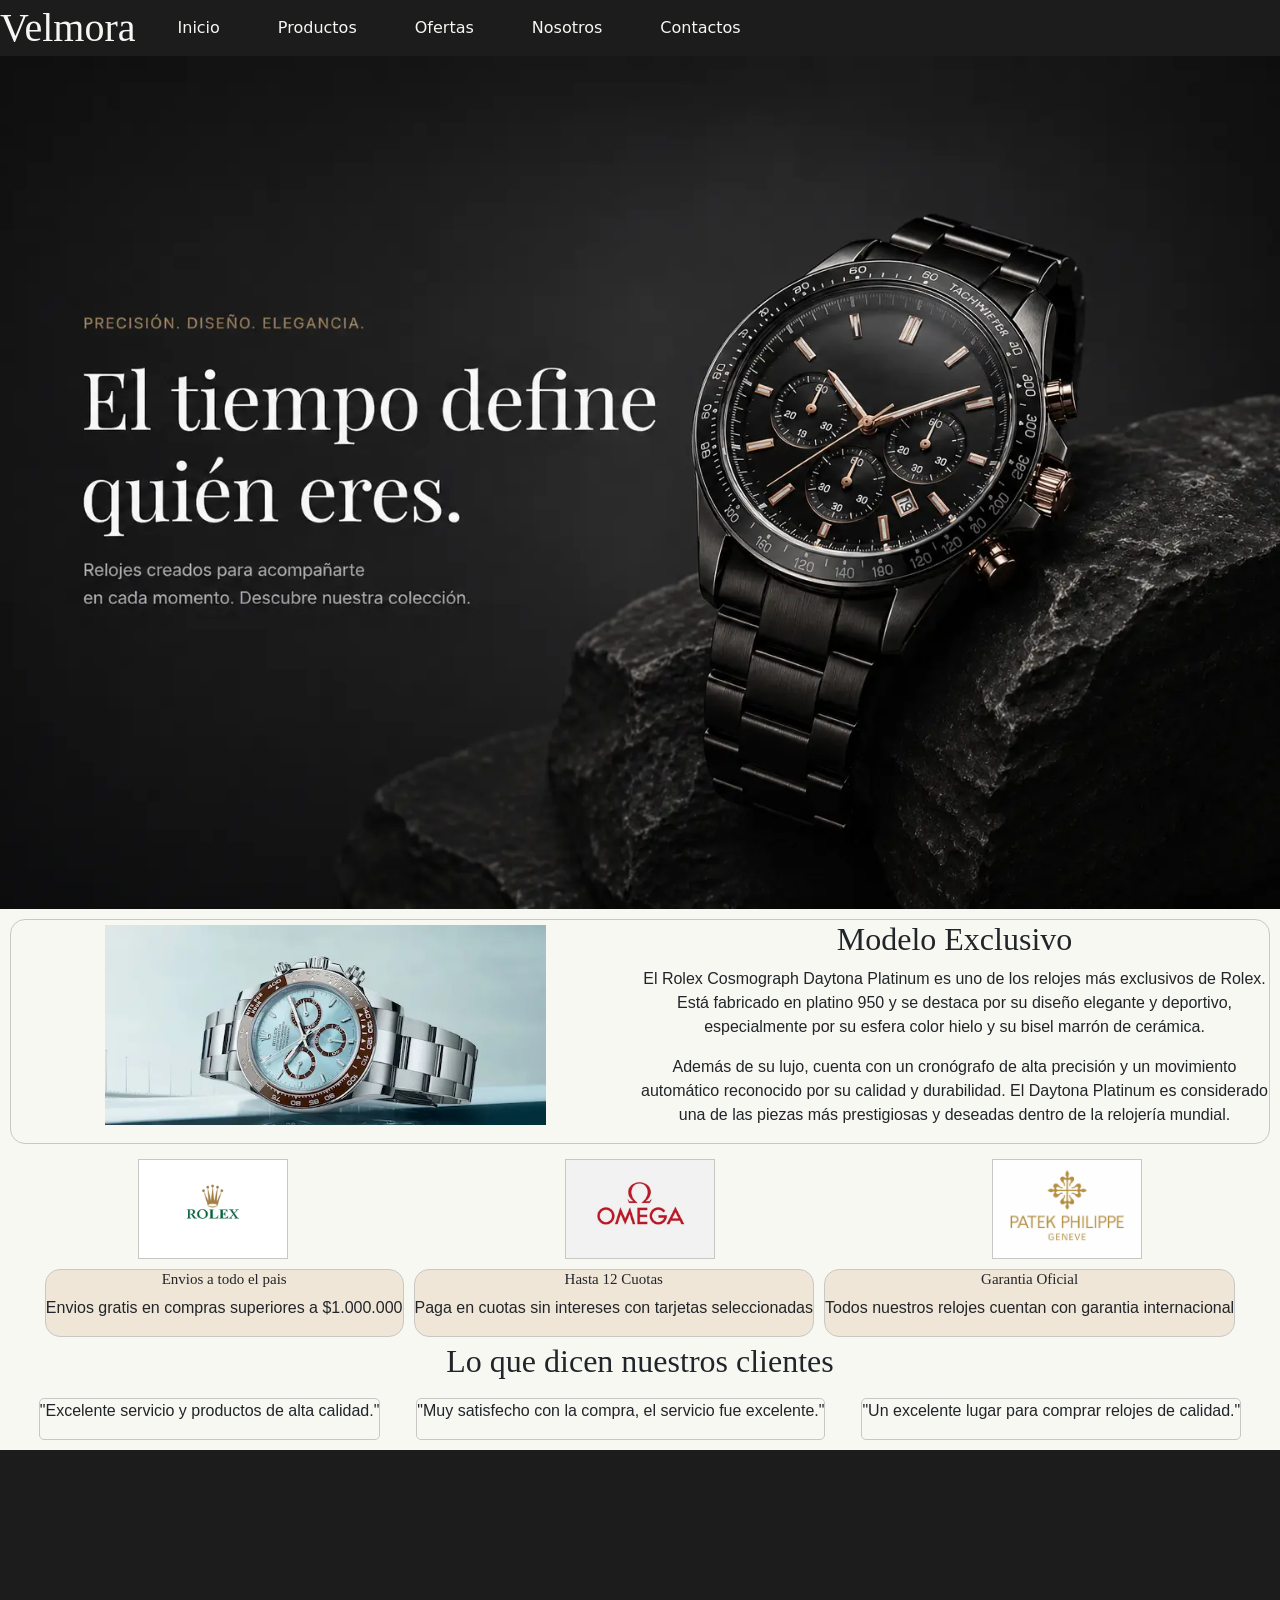
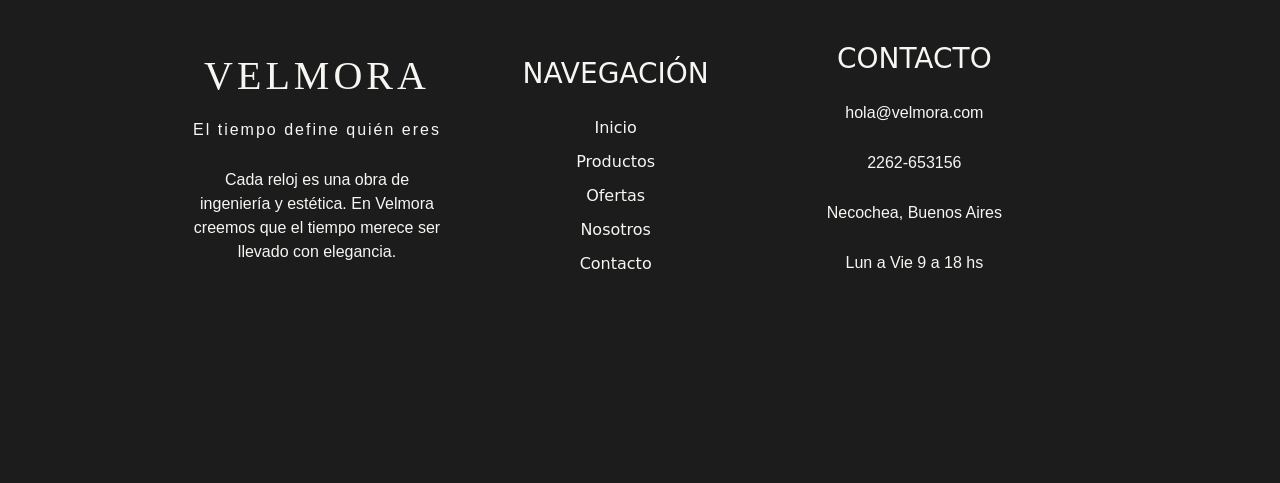
<file: index.html>
<!DOCTYPE html>
<html lang="es">

<head>
    <meta charset="UTF-8">
    <meta name="viewport" content="width=device-width, initial-scale=1.0">
    <meta name="description"
        content="Velmora, tu tienda de relojes de lujo. Descubrí nuestra colección de Rolex, Omega y Patek Philippe con garantía oficial y envíos a todo el país.">
    <meta name="author" content="Maximiliano Ramirez">
    <meta name="robots" content="index, follow">
    <meta name="google-site-verification" content="R8gXt5cQ-Itc9d1xv_rskHlxjqOqfQ-ib5I_UpKSork" />
    <link rel="canonical" href="https://velmora-umber.vercel.app/">

    <title>Velmora | Relojes de Lujo Rolex, Omega y Patek Philippe</title>

    <link href="https://cdn.jsdelivr.net/npm/bootstrap@5.3.8/dist/css/bootstrap.min.css" rel="stylesheet"
        integrity="sha384-sRIl4kxILFvY47J16cr9ZwB07vP4J8+LH7qKQnuqkuIAvNWLzeN8tE5YBujZqJLB" crossorigin="anonymous">
    <link rel="stylesheet" href="css/estilos.css">
</head>

<body>
    <div>
        <header>
            <h1>Velmora</h1>
            <nav class="navbar navbar-expand-lg mi-navbar navbar-dark">
                <div class="container-fluid">
                    <a class="navbar-brand" href="#"></a>
                    <button class="navbar-toggler ms-auto" type="button" data-bs-toggle="collapse"
                        data-bs-target="#navbarNav" aria-controls="navbarNav" aria-expanded="false"
                        aria-label="Toggle navigation">
                        <span class="navbar-toggler-icon"></span>
                    </button>
                    <div class="collapse navbar-collapse" id="navbarNav">
                        <ul class="navbar-nav ms-auto">
                            <!---index-->
                            <li class="nav-item">
                                <a class="nav-link" aria-current="page" href="./index.html">Inicio</a>
                            </li>
                            <li class="nav-item">
                                <a class="nav-link" href="./archivos/productos.html">Productos</a>
                            </li>
                            <li class="nav-item">
                                <a class="nav-link" href="./archivos/ofertas.html">Ofertas</a>
                            </li>
                            <li class="nav-item">
                                <a class="nav-link" href="./archivos/nosotros.html">Nosotros</a>
                            </li>
                            <li class="nav-item">
                                <a class="nav-link" href="./archivos/contactos.html">Contactos</a>
                            </li>
                        </ul>
                    </div>
                </div>
            </nav>
        </header>
        <main>
            <section class="card__hero">
                <img src="img/hero/hero-principal.webp" width="100%" class="img-hero"
                    alt="Hero Principal con la frase: El tiempo define quien eres">
            </section>
            <section>
                <div class="card__destacado">
                    <img src="img/Relojes/Rolex/daytona-platinum.webp" class="card__img"
                        alt="Rolex Daytona Platinum un reloj exclusivo">
                    <div class="card__descrip">
                        <h2>Modelo Exclusivo</h2>
                        <p>El Rolex Cosmograph Daytona Platinum es uno de los relojes más exclusivos de Rolex. Está
                            fabricado en platino 950 y se destaca por su diseño elegante y deportivo, especialmente por
                            su esfera color hielo y su bisel marrón de cerámica.
                        </p>
                        <p> Además de su lujo, cuenta con un cronógrafo de alta precisión y un movimiento automático
                            reconocido por su calidad y durabilidad. El Daytona Platinum es considerado una de las
                            piezas más prestigiosas y deseadas dentro de la relojería mundial.
                        </p>
                    </div>
                </div>
            </section>
            <section class="card__marcas">
                <img src="img/logos/logo-rolex.webp" class="img-logo" alt="Logo de Rolex con corona dorada">
                <img src="img/logos/logo-omega.webp" class="img-logo" alt="Logo de Omega símbolo omega">
                <img src="img/logos/logo-patek-philippe.webp" class="img-logo"
                    alt="Logo de Patek Philippe cruz Calatrava">
            </section>
            <section class="card__beneficios">
                <div class="card__detalle-beneficio">
                    <h2 class="beneficios">Envios a todo el pais</h2>
                    <p>Envios gratis en compras superiores a $1.000.000</p>
                </div>
                <div class="card__detalle-beneficio">
                    <h2 class="beneficios">Hasta 12 Cuotas</h2>
                    <p>Paga en cuotas sin intereses con tarjetas seleccionadas</p>
                </div>
                <div class="card__detalle-beneficio">
                    <h2 class="beneficios">Garantia Oficial</h2>
                    <p>Todos nuestros relojes cuentan con garantia internacional</p>
                </div>
            </section>
            <section class="lo-que-dicen">
                <h2>Lo que dicen nuestros clientes</h2>
                <div class="card__opinion">
                    <div class="opinion">
                        <p>"Excelente servicio y productos de alta calidad."</p>
                    </div>
                    <div class="opinion">
                        <p>"Muy satisfecho con la compra, el servicio fue excelente."</p>
                    </div>
                    <div class="opinion">
                        <p>"Un excelente lugar para comprar relojes de calidad."</p>
                    </div>
                </div>
            </section>
        </main>
        <footer class="footer">

            <div class="columna">
                <h2>VELMORA</h2>

                <p class="texto">
                    El tiempo define quién eres
                </p>

                <p>
                    Cada reloj es una obra de ingeniería y estética.
                    En Velmora creemos que el tiempo merece ser llevado con elegancia.
                </p>
            </div>

            <div class="columna">
                <h3>NAVEGACIÓN</h3>

                <a href="./index.html">Inicio</a>
                <a href="./archivos/productos.html">Productos</a>
                <a href="./archivos/ofertas.html">Ofertas</a>
                <a href="./archivos/nosotros.html">Nosotros</a>
                <a href="./archivos/contactos.html">Contacto</a>
            </div>

            <div class="columna">
                <h3>CONTACTO</h3>

                <p>hola@velmora.com</p>
                <p>2262-653156</p>
                <p>Necochea, Buenos Aires</p>
                <p>Lun a Vie 9 a 18 hs</p>
            </div>

        </footer>
    </div>
    <script src="https://cdn.jsdelivr.net/npm/bootstrap@5.3.8/dist/js/bootstrap.bundle.min.js"
        integrity="sha384-FKyoEForCGlyvwx9Hj09JcYn3nv7wiPVlz7YYwJrWVcXK/BmnVDxM+D2scQbITxI"
        crossorigin="anonymous"></script>
</body>

</html>
</file>
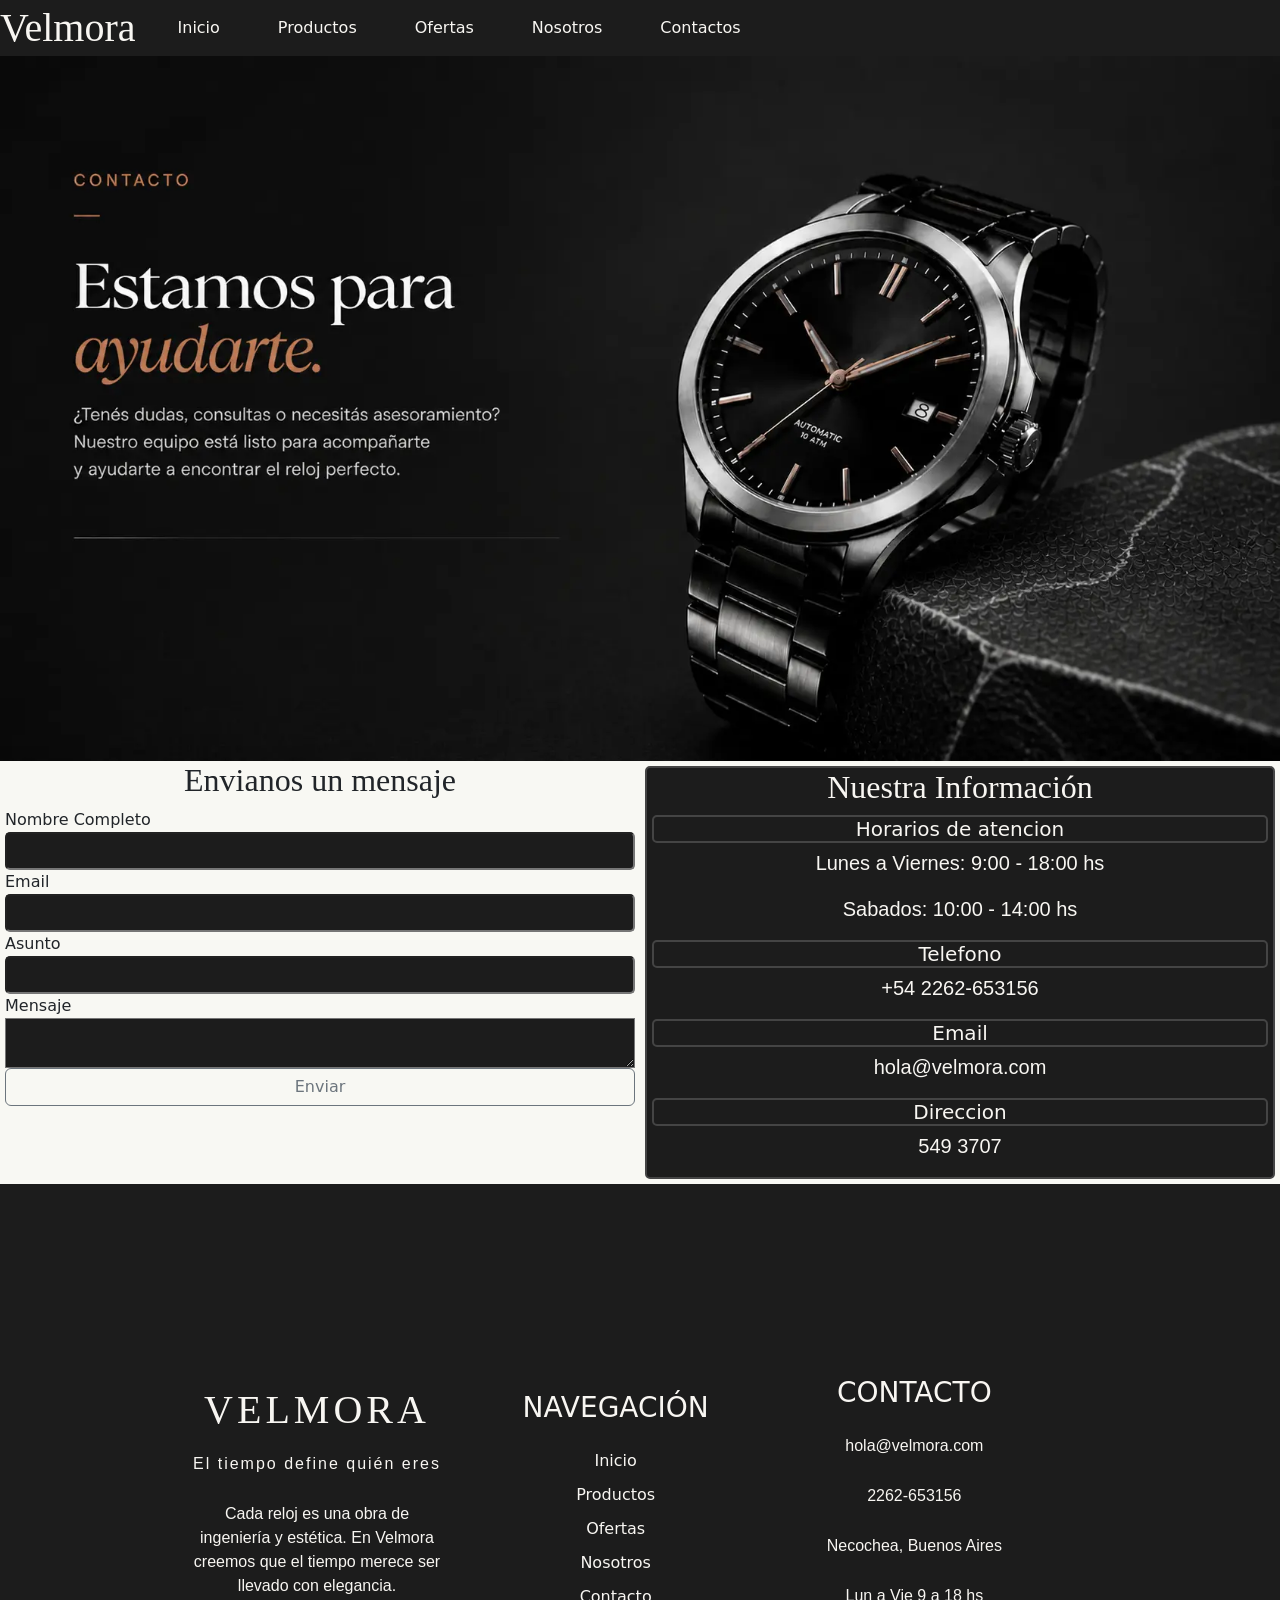
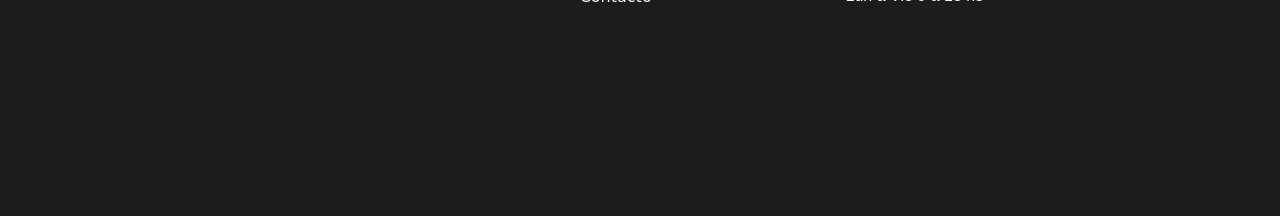
<file: archivos/contactos.html>
<!DOCTYPE html>
<html lang="en">

<head>
    <meta charset="UTF-8">
    <meta name="viewport" content="width=device-width, initial-scale=1.0">
    <meta name="description"
        content="Contactate con Velmora. Estamos disponibles de lunes a viernes de 9 a 18hs y los sábados de 10 a 14hs para ayudarte con tu compra.">
    <meta name="robots" content="index, follow">
    <link rel="canonical" href="https://velmora-umber.vercel.app/pages/contactos.html">
    <title>Velmora | Contacto</title>
    <link href="https://cdn.jsdelivr.net/npm/bootstrap@5.3.8/dist/css/bootstrap.min.css" rel="stylesheet"
        integrity="sha384-sRIl4kxILFvY47J16cr9ZwB07vP4J8+LH7qKQnuqkuIAvNWLzeN8tE5YBujZqJLB" crossorigin="anonymous">
    <link rel="stylesheet" href="../css/estilos.css">
</head>

<body class="contactos">
    <div>
        <header>
            <h1>Velmora</h1>
            <nav class="navbar navbar-expand-lg mi-navbar navbar-dark">
                <div class="container-fluid">
                    <a class="navbar-brand" href="#"></a>
                    <button class="navbar-toggler ms-auto" type="button" data-bs-toggle="collapse"
                        data-bs-target="#navbarNav" aria-controls="navbarNav" aria-expanded="false"
                        aria-label="Toggle navigation">
                        <span class="navbar-toggler-icon"></span>
                    </button>
                    <div class="collapse navbar-collapse" id="navbarNav">
                        <ul class="navbar-nav ms-auto">
                            <!----Contactos----->
                            <li class="nav-item">
                                <a class="nav-link" aria-current="page" href="../index.html">Inicio</a>
                            </li>
                            <li class="nav-item">
                                <a class="nav-link" href="./productos.html">Productos</a>
                            </li>
                            <li class="nav-item">
                                <a class="nav-link" href="./ofertas.html">Ofertas</a>
                            </li>
                            <li class="nav-item">
                                <a class="nav-link" href="./nosotros.html">Nosotros</a>
                            </li>
                            <li class="nav-item">
                                <a class="nav-link" href="./contactos.html">Contactos</a>
                            </li>
                        </ul>
                    </div>
                </div>
            </nav>
        </header>
        <main>
            <section class="card__hero">
                <img src="../img/hero/hero-contactos.webp" width="100%" class="img-hero"
                    alt="Hero sobre contactos con la frase: Estamos para Ayudarte">
            </section>
            <div class="contacto-horario">
                <section>
                    <h2>Envianos un mensaje</h2>
                    <form action="" class="formulario">
                        <label for="nombre">Nombre Completo</label>
                        <input type="text" id="nombre" name="nombre" required>
                        <label for="email">Email</label>
                        <input type="email" id="email" name="email" required>
                        <label for="asunto">Asunto</label>
                        <input type="text" id="asunto" name="asunto" required>
                        <label for="mensaje">Mensaje</label>
                        <textarea id="mensaje" name="mensaje" required></textarea>
                        <div class="d-grid gap-2">
                            <button class="btn btn-outline-secondary" type="submit">Enviar</button>
                        </div>
                    </form>
                </section>

                <section class="info">
                    <h2>Nuestra Información</h2>
                    <div>
                        <h3 class="info">Horarios de atencion</h3>
                        <p>Lunes a Viernes: 9:00 - 18:00 hs</p>
                        <p>Sabados: 10:00 - 14:00 hs</p>
                    </div>
                    <div>
                        <h3 class="info">Telefono</h3>
                        <p>+54 2262-653156</p>
                    </div>
                    <div>
                        <h3 class="info">Email</h3>
                        <p>hola@velmora.com</p>
                    </div>
                    <div>
                        <h3 class="info">Direccion</h3>
                        <p>549 3707</p>
                    </div>
                </section>
            </div>
        </main>
        <footer class="footer">

            <div class="columna">
                <h2>VELMORA</h2>

                <p class="texto">
                    El tiempo define quién eres
                </p>

                <p>
                    Cada reloj es una obra de ingeniería y estética.
                    En Velmora creemos que el tiempo merece ser llevado con elegancia.
                </p>
            </div>

            <div class="columna">
                <h3>NAVEGACIÓN</h3>

                <a href="../index.html">Inicio</a>
                <a href="./productos.html">Productos</a>
                <a href="./ofertas.html">Ofertas</a>
                <a href="./nosotros.html">Nosotros</a>
                <a href="./contactos.html">Contacto</a>
            </div>

            <div class="columna">
                <h3>CONTACTO</h3>

                <p>hola@velmora.com</p>
                <p>2262-653156</p>
                <p>Necochea, Buenos Aires</p>
                <p>Lun a Vie 9 a 18 hs</p>
            </div>

        </footer>
    </div>
    <script src="https://cdn.jsdelivr.net/npm/bootstrap@5.3.8/dist/js/bootstrap.bundle.min.js"
        integrity="sha384-FKyoEForCGlyvwx9Hj09JcYn3nv7wiPVlz7YYwJrWVcXK/BmnVDxM+D2scQbITxI"
        crossorigin="anonymous"></script>
</body>

</html>
</file>
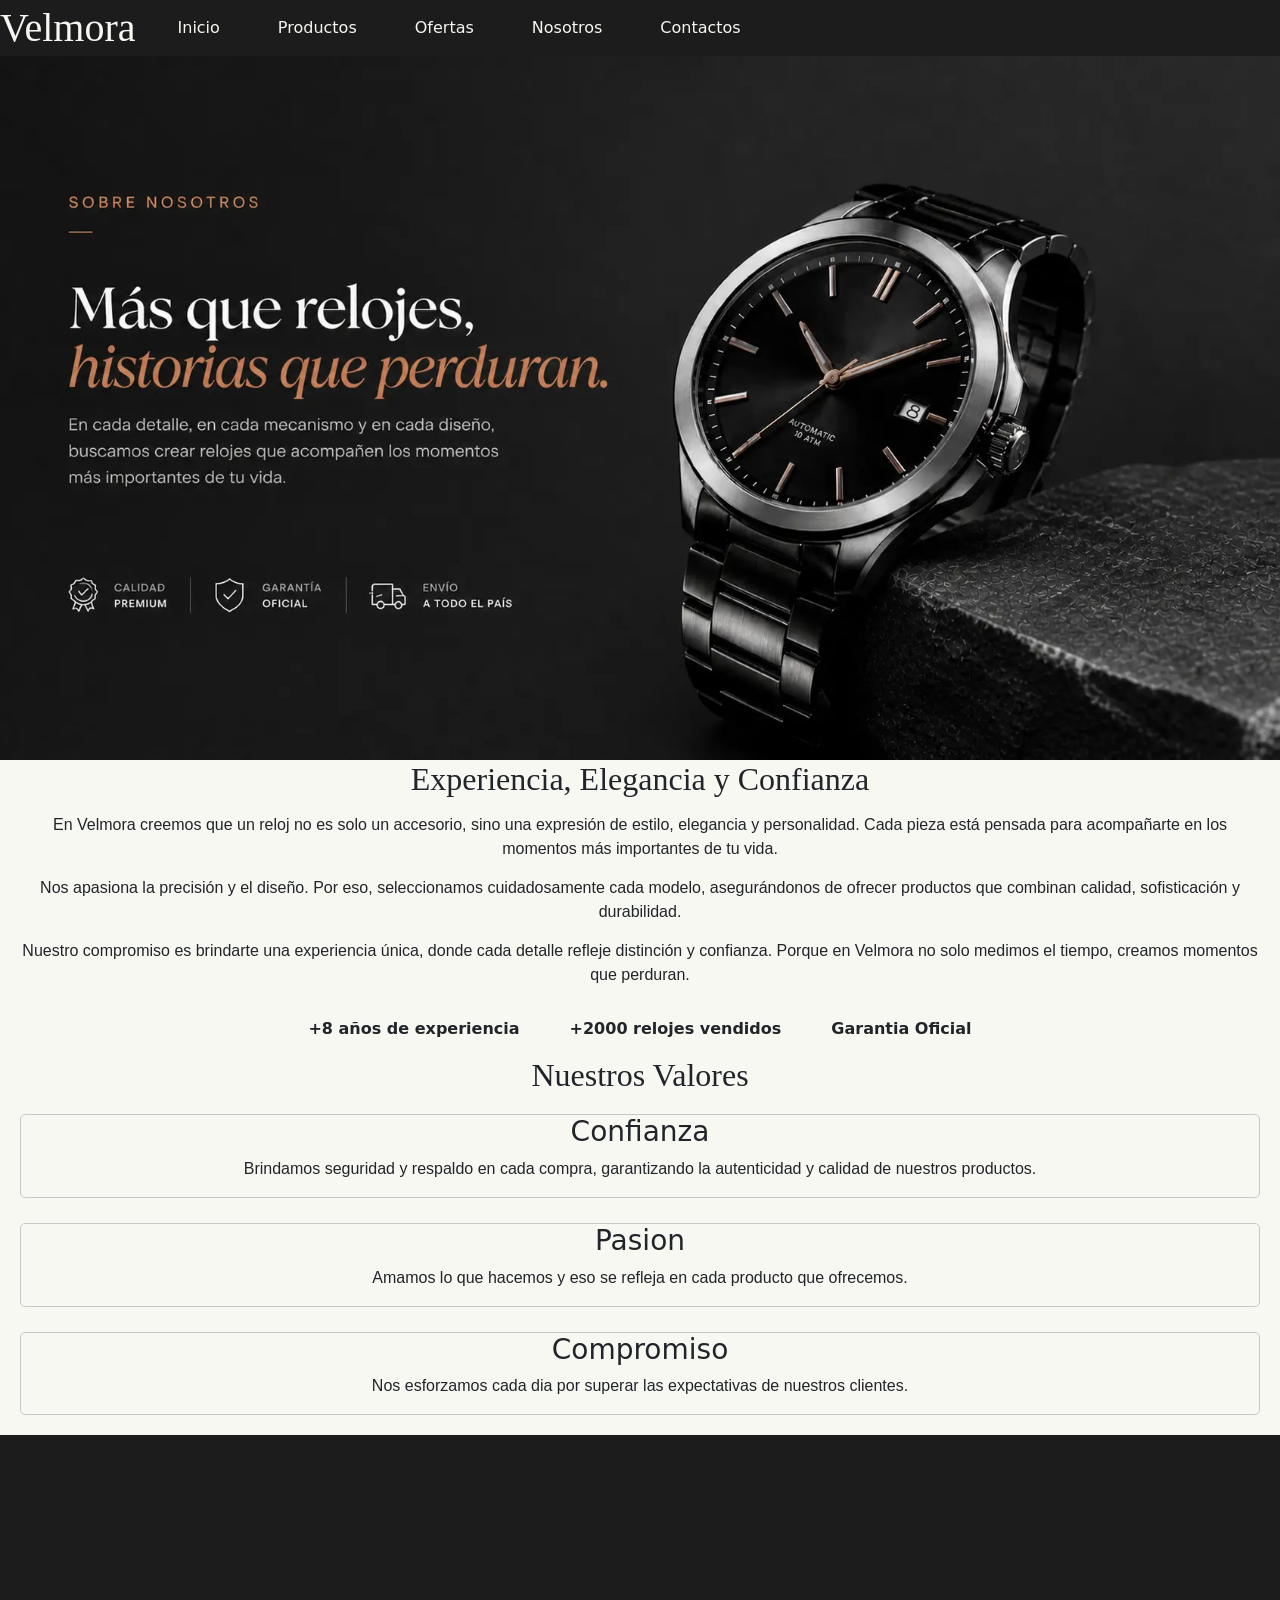
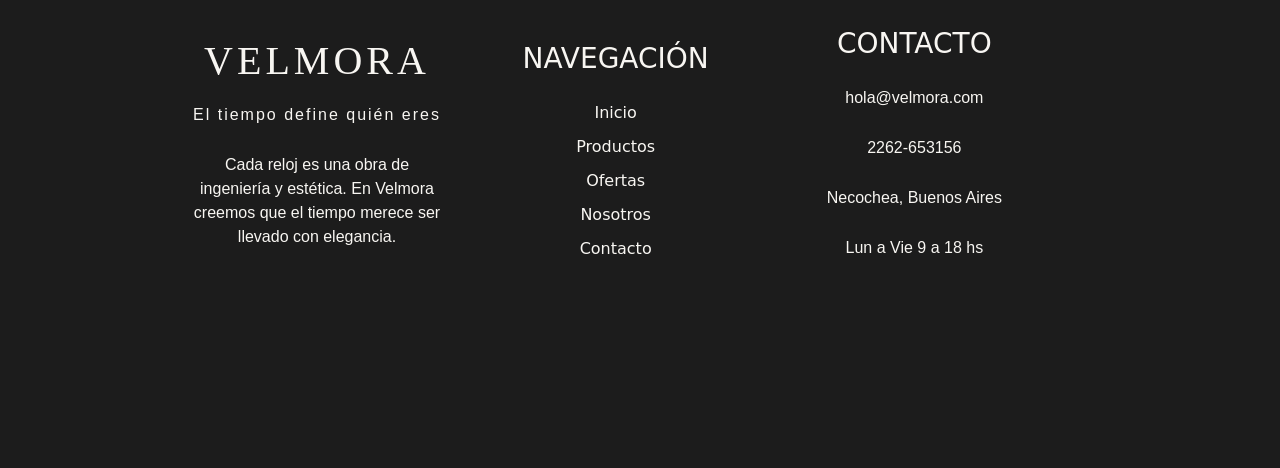
<file: archivos/nosotros.html>
<!DOCTYPE html>
<html lang="en">

<head>
    <meta charset="UTF-8">
    <meta name="viewport" content="width=device-width, initial-scale=1.0">
    <meta name="description"
        content="Conocé la historia de Velmora, más de 8 años vendiendo relojes de lujo con elegancia, confianza y compromiso en cada detalle.">
    <meta name="robots" content="index, follow">
    <link rel="canonical" href="https://velmora-umber.vercel.app/pages/nosotros.html">
    <title>Velmora | Quiénes Somos</title>
    <link href="https://cdn.jsdelivr.net/npm/bootstrap@5.3.8/dist/css/bootstrap.min.css" rel="stylesheet"
        integrity="sha384-sRIl4kxILFvY47J16cr9ZwB07vP4J8+LH7qKQnuqkuIAvNWLzeN8tE5YBujZqJLB" crossorigin="anonymous">
    <link rel="stylesheet" href="../css/estilos.css">
</head>

<body class="nosotros">
    <div>
        <header>
            <h1>Velmora</h1>
            <nav class="navbar navbar-expand-lg mi-navbar navbar-dark">
                <div class="container-fluid">
                    <a class="navbar-brand" href="#"></a>
                    <button class="navbar-toggler ms-auto" type="button" data-bs-toggle="collapse"
                        data-bs-target="#navbarNav" aria-controls="navbarNav" aria-expanded="false"
                        aria-label="Toggle navigation">
                        <span class="navbar-toggler-icon"></span>
                    </button>
                    <div class="collapse navbar-collapse" id="navbarNav">
                        <ul class="navbar-nav ms-auto">
                            <!----nosotros--->
                            <li class="nav-item">
                                <a class="nav-link" aria-current="page" href="../index.html">Inicio</a>
                            </li>
                            <li class="nav-item">
                                <a class="nav-link" href="./productos.html">Productos</a>
                            </li>
                            <li class="nav-item">
                                <a class="nav-link" href="./ofertas.html">Ofertas</a>
                            </li>
                            <li class="nav-item">
                                <a class="nav-link" href="./nosotros.html">Nosotros</a>
                            </li>
                            <li class="nav-item">
                                <a class="nav-link" href="./contactos.html">Contactos</a>
                            </li>
                        </ul>
                    </div>
                </div>
            </nav>
        </header>
        <main>
            <section class="card__hero">
                <img src="../img/hero/hero-nosotros.webp" width="100%" class="img-hero"
                    alt="Hero sobre nosotros con la frase: Mas que relojes, historias que perduran">
            </section>
            <section class="historia">
                <h2>Experiencia, Elegancia y Confianza</h2>
                <p>En Velmora creemos que un reloj no es solo un accesorio, sino una expresión de estilo, elegancia y
                    personalidad. Cada pieza está pensada para acompañarte en los momentos más importantes de tu vida.
                </p>
                <p> Nos apasiona la precisión y el diseño. Por eso, seleccionamos cuidadosamente cada modelo,
                    asegurándonos de ofrecer productos que combinan calidad, sofisticación y durabilidad.
                </p>
                <p> Nuestro compromiso es brindarte una experiencia única, donde cada detalle refleje distinción y
                    confianza. Porque en Velmora no solo medimos el tiempo, creamos momentos que perduran.
                </p>
            </section>
            <section class="detalles-valores">
                <div class="detalles">
                    <div class="detalles-nosotros">+8 años de experiencia</div>
                    <div class="detalles-nosotros">+2000 relojes vendidos</div>
                    <div class="detalles-nosotros">Garantia Oficial</div>
                </div>

                <section class="valores">
                    <h2>Nuestros Valores</h2>
                    <div class="caja-valores">
                        <div class="caja-text">
                            <h3>Confianza</h3>
                            <p>Brindamos seguridad y respaldo en cada compra, garantizando la autenticidad y calidad de
                                nuestros productos.</p>
                        </div>
                        <div class="caja-text">
                            <h3>Pasion</h3>
                            <p>Amamos lo que hacemos y eso se refleja en cada producto que ofrecemos.</p>
                        </div>
                        <div class="caja-text">
                            <h3>Compromiso</h3>
                            <p>Nos esforzamos cada dia por superar las expectativas de nuestros clientes.</p>
                        </div>
                    </div>
                </section>
            </section>
        </main>
        <footer class="footer">

            <div class="columna">
                <h2>VELMORA</h2>

                <p class="texto">
                    El tiempo define quién eres
                </p>

                <p>
                    Cada reloj es una obra de ingeniería y estética.
                    En Velmora creemos que el tiempo merece ser llevado con elegancia.
                </p>
            </div>

            <div class="columna">
                <h3>NAVEGACIÓN</h3>

                <a href="../index.html">Inicio</a>
                <a href="./productos.html">Productos</a>
                <a href="./ofertas.html">Ofertas</a>
                <a href="./nosotros.html">Nosotros</a>
                <a href="./contactos.html">Contacto</a>
            </div>

            <div class="columna">
                <h3>CONTACTO</h3>

                <p>hola@velmora.com</p>
                <p>2262-653156</p>
                <p>Necochea, Buenos Aires</p>
                <p>Lun a Vie 9 a 18 hs</p>
            </div>

        </footer>
    </div>
    <script src="https://cdn.jsdelivr.net/npm/bootstrap@5.3.8/dist/js/bootstrap.bundle.min.js"
        integrity="sha384-FKyoEForCGlyvwx9Hj09JcYn3nv7wiPVlz7YYwJrWVcXK/BmnVDxM+D2scQbITxI"
        crossorigin="anonymous"></script>
</body>

</html>
</file>
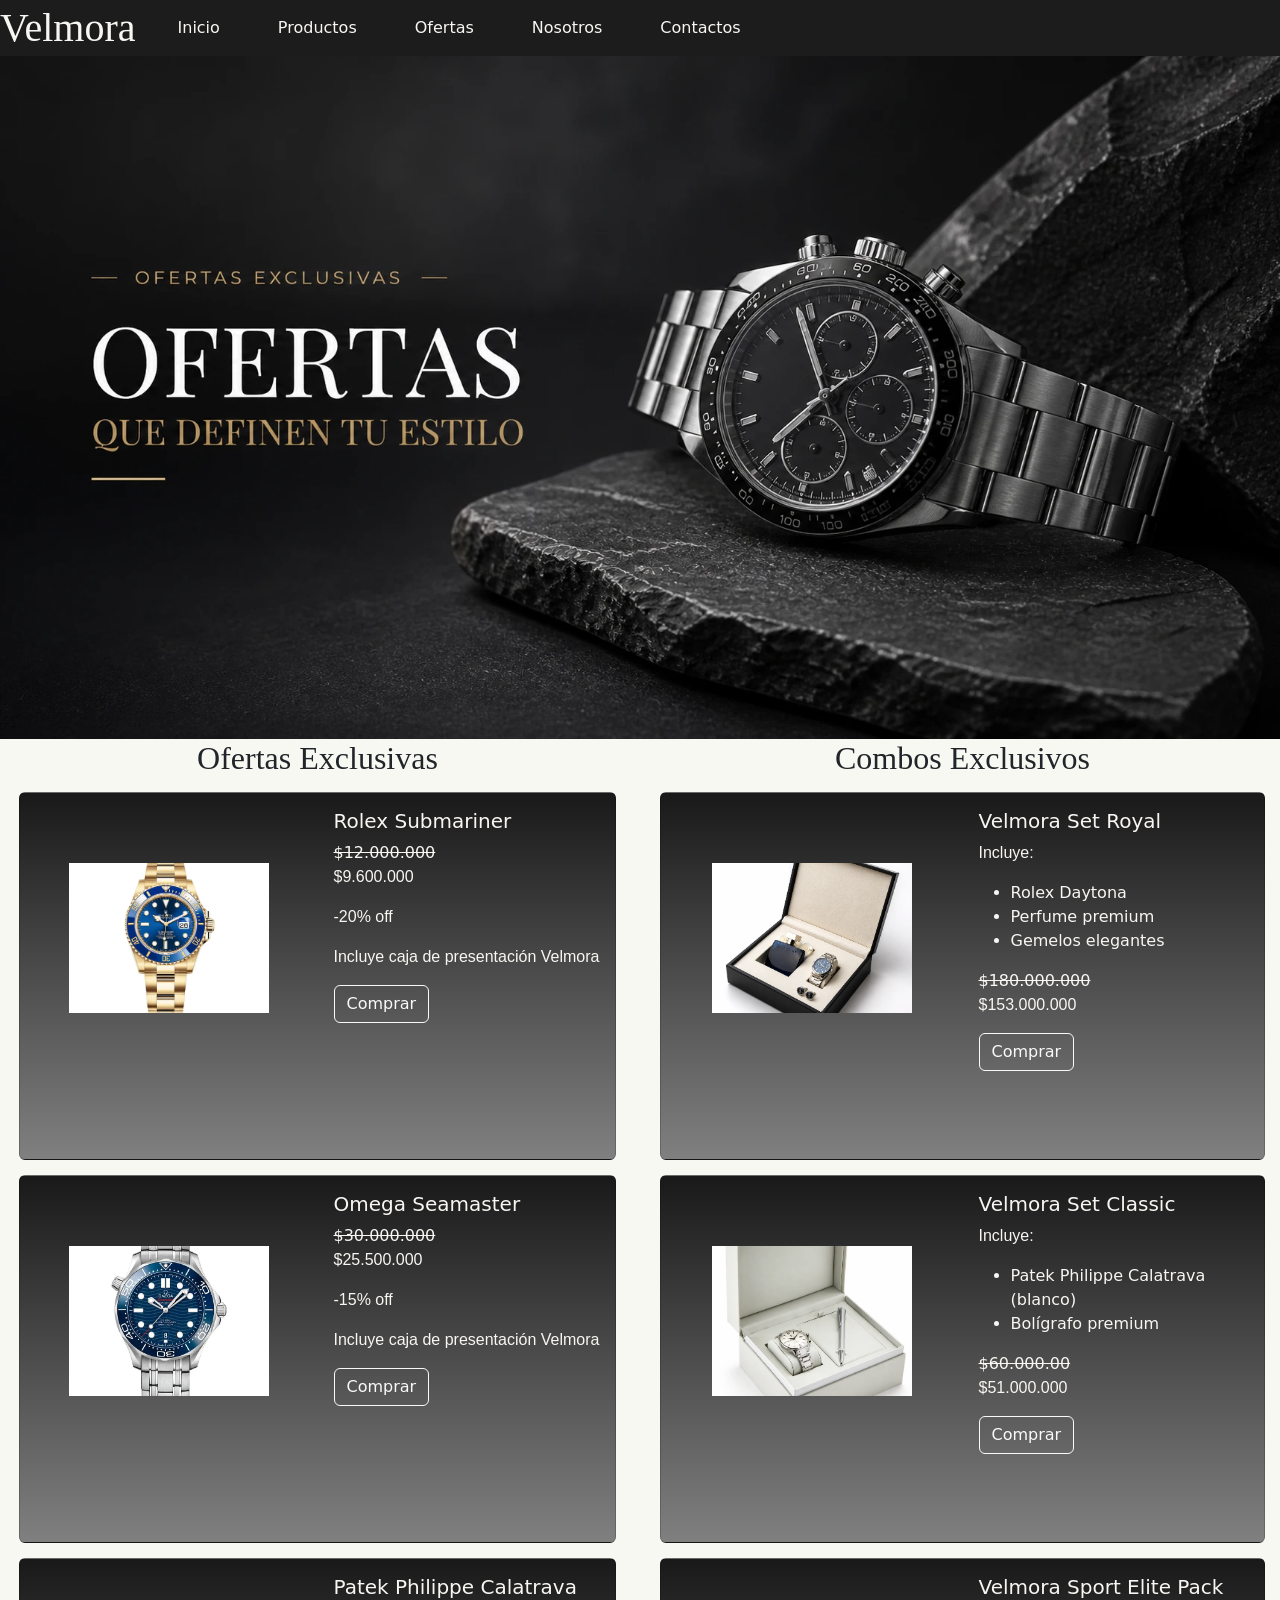
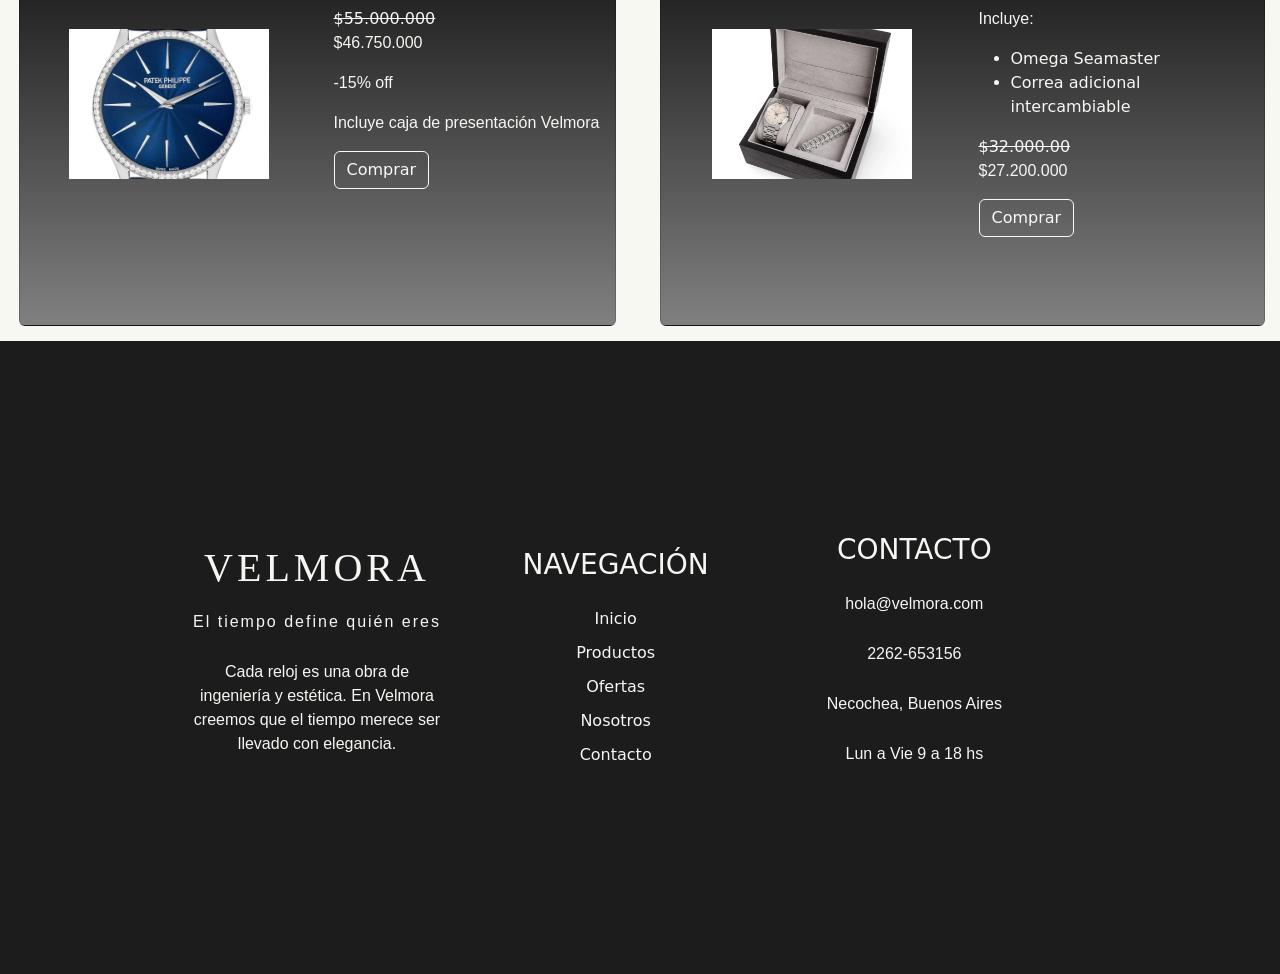
<file: archivos/ofertas.html>
<!DOCTYPE html>
<html lang="en">

<head>
    <meta charset="UTF-8">
    <meta name="viewport" content="width=device-width, initial-scale=1.0">
    <meta name="description"
        content="Aprovechá las ofertas y combos exclusivos de Velmora en relojes Rolex, Omega y Patek Philippe. Descuentos de hasta 20% con envío gratis.">
    <meta name="robots" content="index, follow">
    <link rel="canonical" href="https://velmora-umber.vercel.app/pages/ofertas.html">

    <title>Velmora | Ofertas y Combos Exclusivos en Relojes de Lujo</title>
    <link href="https://cdn.jsdelivr.net/npm/bootstrap@5.3.8/dist/css/bootstrap.min.css" rel="stylesheet"
        integrity="sha384-sRIl4kxILFvY47J16cr9ZwB07vP4J8+LH7qKQnuqkuIAvNWLzeN8tE5YBujZqJLB" crossorigin="anonymous">
    <link rel="stylesheet" href="../css/estilos.css">
</head>

<body class="ofertas">
    <div>
        <header>
            <h1>Velmora</h1>
            <nav class="navbar navbar-expand-lg mi-navbar navbar-dark">
                <div class="container-fluid">
                    <a class="navbar-brand" href="#"></a>
                    <button class="navbar-toggler ms-auto" type="button" data-bs-toggle="collapse"
                        data-bs-target="#navbarNav" aria-controls="navbarNav" aria-expanded="false"
                        aria-label="Toggle navigation">
                        <span class="navbar-toggler-icon"></span>
                    </button>
                    <div class="collapse navbar-collapse" id="navbarNav">
                        <ul class="navbar-nav ms-auto">
                            <!----ofertas---->
                            <li class="nav-item">
                                <a class="nav-link" aria-current="page" href="../index.html">Inicio</a>
                            </li>
                            <li class="nav-item">
                                <a class="nav-link" href="./productos.html">Productos</a>
                            </li>
                            <li class="nav-item">
                                <a class="nav-link" href="./ofertas.html">Ofertas</a>
                            </li>
                            <li class="nav-item">
                                <a class="nav-link" href="./nosotros.html">Nosotros</a>
                            </li>
                            <li class="nav-item">
                                <a class="nav-link" href="./contactos.html">Contactos</a>
                            </li>
                        </ul>
                    </div>
                </div>
            </nav>
        </header>
        <main>
            <section class="card__hero">
                <img src="../img/hero/hero-ofertas.webp" width="100%" class="img-hero"
                    alt="Hero sobre el apartado de ofertas con la frase: Ofertas que defienden tu estilo">
            </section>
            <div class="ofertas-combos">
                <section class="ofertas">
                    <h2>Ofertas Exclusivas</h2>
                    <div class="card" style="height: 23rem;">
                        <img src="../img/ofertas-combo/ofertas/Rolex-Submariner-oferta.webp" class="img-ofertas-combos"
                            alt="Rolex Submariner en Oferta">
                        <div class="card-body">
                            <h5 class="card-title">Rolex Submariner</h5>
                            <del>$12.000.000</del>
                            <p class="descripcion-oferta">$9.600.000</p>
                            <p class="descripcion-oferta">-20% off</p>
                            <p class="descripcion-oferta">Incluye caja de presentación Velmora</p>
                            <button type="button" class="btn btn-outline-light">Comprar</button>
                        </div>
                    </div>
                    <div class="card" style="height: 23rem;">
                        <img src="../img/ofertas-combo/ofertas/Omega-Seamaster-oferta.webp" class="img-ofertas-combos"
                            alt="Omega Seamaster en Oferta">
                        <div class="card-body">
                            <h5 class="card-title">Omega Seamaster</h5>
                            <del>$30.000.000</del>
                            <p class="descripcion-oferta">$25.500.000</p>
                            <p class="descripcion-oferta">-15% off</p>
                            <p class="descripcion-oferta">Incluye caja de presentación Velmora</p>
                            <button type="button" class="btn btn-outline-light">Comprar</button>
                        </div>
                    </div>
                    <div class="card" style="height: 23rem;">
                        <img src="../img/ofertas-combo/ofertas/Patek-Philippe-Calatrava-oferta.webp"
                            class="img-ofertas-combos" alt="Patek Philippe Calatrava en Oferta">
                        <div class="card-body">
                            <h5 class="card-title">Patek Philippe Calatrava</h5>
                            <del>$55.000.000</del>
                            <p class="descripcion-oferta">$46.750.000</p>
                            <p class="descripcion-oferta">-15% off</p>
                            <p class="descripcion-oferta">Incluye caja de presentación Velmora</p>
                            <button type="button" class="btn btn-outline-light">Comprar</button>
                        </div>
                    </div>
                </section>
                <section class="combos">
                    <h2>Combos Exclusivos</h2>
                    <div class="card" style="height: 23rem;">
                        <img src="../img/ofertas-combo/combos/combo-perfume.webp" class="img-ofertas-combos"
                            alt="Combo rolex daytona mas perfumes y gemelos">
                        <div class="card-body">
                            <h5 class="card-title">Velmora Set Royal</h5>
                            <p class="descripcion-oferta">Incluye:</p>
                            <ul>
                                <li>Rolex Daytona</li>
                                <li>Perfume premium</li>
                                <li>Gemelos elegantes</li>
                            </ul>
                            <del>$180.000.000</del>
                            <p class="descripcion-oferta">$153.000.000</p>
                            <button type="button" class="btn btn-outline-light">Comprar</button>
                        </div>
                    </div>
                    <div class="card" style="height: 23rem;">
                        <img src="../img/ofertas-combo/combos/combo-boligrafo.webp" class="img-ofertas-combos"
                            alt="Combo Patek Philippe Calatrava y Bolígrafo premium">
                        <div class="card-body">
                            <h5 class="card-title">Velmora Set Classic</h5>
                            <p class="descripcion-oferta">Incluye:</p>
                            <ul>
                                <li>Patek Philippe Calatrava (blanco)</li>
                                <li>Bolígrafo premium</li>
                            </ul>
                            <del>$60.000.00</del>
                            <p class="descripcion-oferta">$51.000.000</p>
                            <button type="button" class="btn btn-outline-light">Comprar</button>
                        </div>
                    </div>
                    <div class="card" style="height: 23rem;">
                        <img src="../img/ofertas-combo/combos/combo-correa-adicional.webp" class="img-ofertas-combos"
                            alt="Combo Omega Seamaster y Correa adicional intercambiable">
                        <div class="card-body">
                            <h5 class="card-title">Velmora Sport Elite Pack</h5>
                            <p class="descripcion-oferta">Incluye:</p>
                            <ul>
                                <li>Omega Seamaster</li>
                                <li>Correa adicional intercambiable</li>
                            </ul>
                            <del>$32.000.00</del>
                            <p class="descripcion-oferta">$27.200.000</p>
                            <button type="button" class="btn btn-outline-light">Comprar</button>
                        </div>
                    </div>
                </section>
            </div>
        </main>
        <footer class="footer">

            <div class="columna">
                <h2>VELMORA</h2>

                <p class="texto">
                    El tiempo define quién eres
                </p>

                <p>
                    Cada reloj es una obra de ingeniería y estética.
                    En Velmora creemos que el tiempo merece ser llevado con elegancia.
                </p>
            </div>

            <div class="columna">
                <h3>NAVEGACIÓN</h3>

                <a href="../index.html">Inicio</a>
                <a href="./productos.html">Productos</a>
                <a href="./ofertas.html">Ofertas</a>
                <a href="./nosotros.html">Nosotros</a>
                <a href="./contactos.html">Contacto</a>
            </div>

            <div class="columna">
                <h3>CONTACTO</h3>

                <p>hola@velmora.com</p>
                <p>2262-653156</p>
                <p>Necochea, Buenos Aires</p>
                <p>Lun a Vie 9 a 18 hs</p>
            </div>

        </footer>
    </div>
    <script src="https://cdn.jsdelivr.net/npm/bootstrap@5.3.8/dist/js/bootstrap.bundle.min.js"
        integrity="sha384-FKyoEForCGlyvwx9Hj09JcYn3nv7wiPVlz7YYwJrWVcXK/BmnVDxM+D2scQbITxI"
        crossorigin="anonymous"></script>
</body>

</html>
</file>
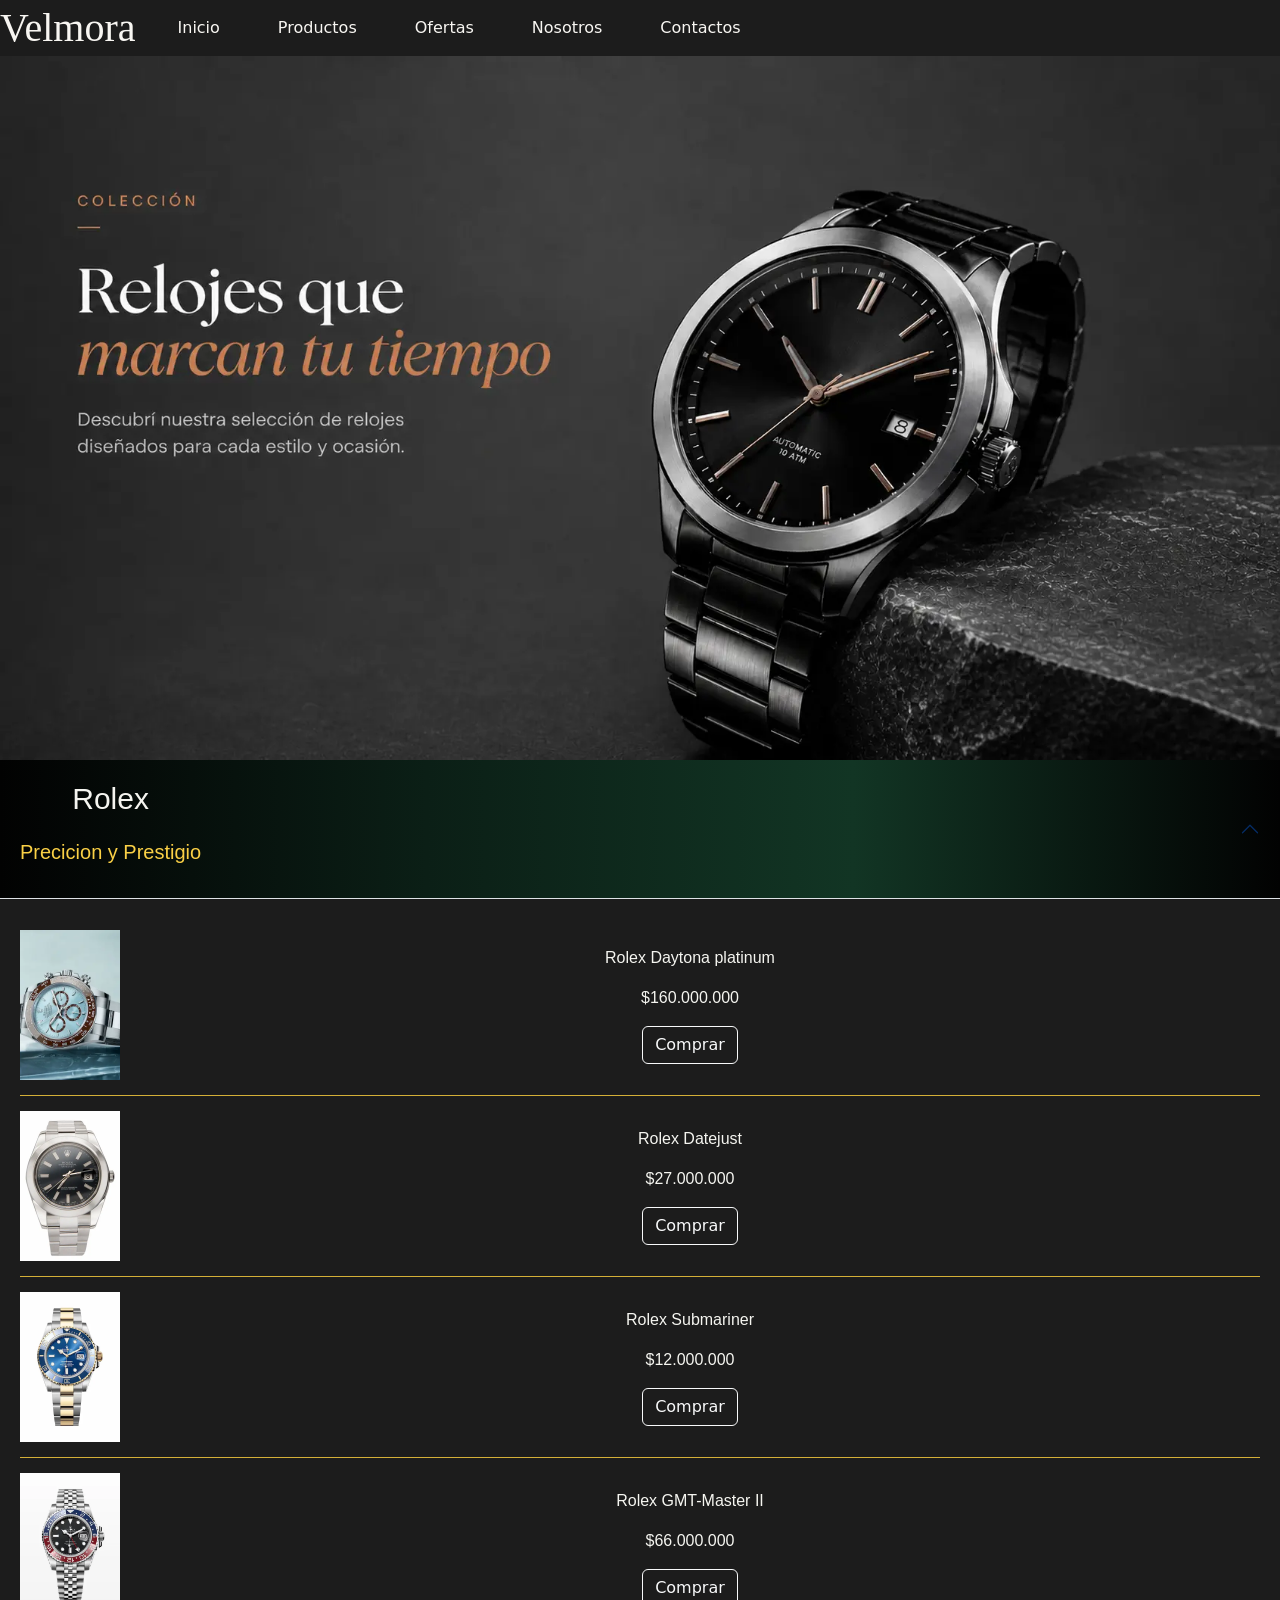
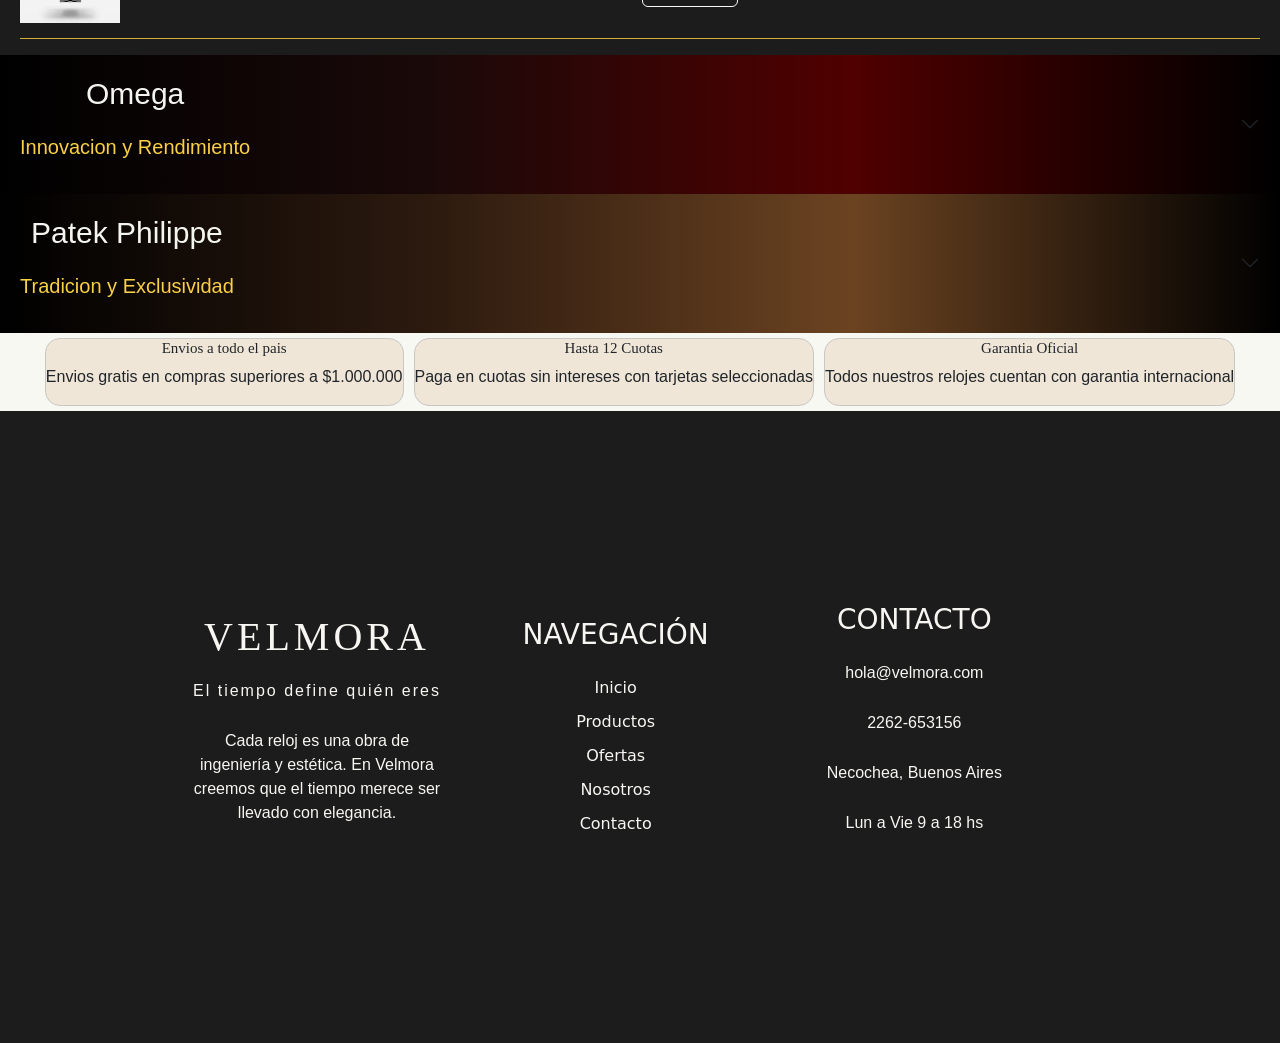
<file: archivos/productos.html>
<!DOCTYPE html>
<html lang="es">

<head>
    <meta charset="UTF-8">
    <meta name="viewport" content="width=device-width, initial-scale=1.0">
    <meta name="description"
        content="Explorá el catálogo completo de Velmora. Relojes Rolex, Omega y Patek Philippe originales con garantía internacional y hasta 12 cuotas sin interés.">
    <meta name="robots" content="index, follow">
    <link rel="canonical" href="https://velmora-umber.vercel.app/pages/productos.html">

    <title>Velmora | Catálogo de Relojes Rolex, Omega y Patek Philippe</title>
    <link href="https://cdn.jsdelivr.net/npm/bootstrap@5.3.8/dist/css/bootstrap.min.css" rel="stylesheet"
        integrity="sha384-sRIl4kxILFvY47J16cr9ZwB07vP4J8+LH7qKQnuqkuIAvNWLzeN8tE5YBujZqJLB" crossorigin="anonymous">
    <link rel="stylesheet" href="../css/estilos.css">
</head>

<body class="productos">
    <div>
        <header>
            <h1>Velmora</h1>
            <nav class="navbar navbar-expand-lg mi-navbar navbar-dark">
                <div class="container-fluid">
                    <a class="navbar-brand" href="#"></a>
                    <button class="navbar-toggler ms-auto" type="button" data-bs-toggle="collapse"
                        data-bs-target="#navbarNav" aria-controls="navbarNav" aria-expanded="false"
                        aria-label="Toggle navigation">
                        <span class="navbar-toggler-icon"></span>
                    </button>
                    <div class="collapse navbar-collapse" id="navbarNav">
                        <ul class="navbar-nav ms-auto">
                            <!----productos---->
                            <li class="nav-item">
                                <a class="nav-link" aria-current="page" href="../index.html">Inicio</a>
                            </li>
                            <li class="nav-item">
                                <a class="nav-link" href="./productos.html">Productos</a>
                            </li>
                            <li class="nav-item">
                                <a class="nav-link" href="./ofertas.html">Ofertas</a>
                            </li>
                            <li class="nav-item">
                                <a class="nav-link" href="./nosotros.html">Nosotros</a>
                            </li>
                            <li class="nav-item">
                                <a class="nav-link" href="./contactos.html">Contactos</a>
                            </li>
                        </ul>
                    </div>
                </div>
            </nav>
        </header>
        <main>
            <section class="card__hero">
                <img src="../img/hero/hero-productos.webp" width="100%" class="img-hero"
                    alt="Hero de productos con la frase: Relojes que marcan tu tiempo">
            </section>
            <div class="accordion" id="accordionExample">
                <div class="accordion-item">
                    <h2 class="accordion-header"></h2>
                        <div class="accordion-item-rolex">
                            <button class="accordion-button" type="button" data-bs-toggle="collapse"
                                data-bs-target="#collapseOne" aria-expanded="true" aria-controls="collapseOne">
                                <div class="info-marca">
                                    <p>Rolex</p>
                                    <p class="descripcion-de-la-marca">Precicion y Prestigio</p>
                                </div>
                            </button>
                        </div>
                    <div id="collapseOne" class="accordion-collaps-collapse" data-bs-parent="#accordionExample">
                        <div class="accordion-body">
                            <div class="card__productos">
                                <div class="productos">
                                    <img src="../img/Relojes/Rolex/daytona-platinum.webp" class="imagenes-productos"
                                        alt="Reloj Rolex Daytona cronógrafo de platino">
                                    <div class="name-price">
                                        <p>Rolex Daytona platinum</p>
                                        <p class="precio">$160.000.000</p>
                                        <button type="button" class="btn btn-outline-light">Comprar</button>
                                    </div>
                                </div>
                                <div class="productos">
                                    <img src="../img/Relojes/Rolex/rolexdatejust.webp" class="imagenes-productos"
                                        alt="Rolex Datejust clásico con bisel estriado">
                                    <div class="name-price">
                                        <p>Rolex Datejust</p>
                                        <p class="precio">$27.000.000</p>
                                        <button type="button" class="btn btn-outline-light">Comprar</button>
                                    </div>
                                </div>
                                <div class="productos">
                                    <img src="../img/Relojes/Rolex/rolexsubmariner.webp" class="imagenes-productos"
                                        alt="Rolex Submariner azul y dorado reloj de buceo">
                                    <div class="name-price">
                                        <p>Rolex Submariner</p>
                                        <p class="precio">$12.000.000</p>
                                        <button type="button" class="btn btn-outline-light">Comprar</button>

                                    </div>
                                </div>
                                <div class="productos">
                                    <img src="../img/Relojes/Rolex/rolexGMT-MasterII.webp" class="imagenes-productos"
                                        alt="Reloj Rolex GMT Master II doble zona horaria">
                                    <div class="name-price">
                                        <p>Rolex GMT-Master II</p>
                                        <p class="precio">$66.000.000</p>
                                        <button type="button" class="btn btn-outline-light">Comprar</button>

                                    </div>
                                </div>
                            </div>
                        </div>
                    </div>
                </div>
                <div class="accordion-item">
                    <h2 class="accordion-header"></h2>
                        <div class="accordion-item-omega">
                            <button class="accordion-button collapsed" type="button" data-bs-toggle="collapse"
                                data-bs-target="#collapseTwo" aria-expanded="false" aria-controls="collapseTwo">
                                <div class="info-marca">
                                    <p>Omega</p>
                                    <p class="descripcion-de-la-marca">Innovacion y Rendimiento</p>
                                </div>
                            </button>
                        </div>
                    <div id="collapseTwo" class="accordion-collapse collapse" data-bs-parent="#accordionExample">
                        <div class="accordion-body">
                            <div class="card__productos">
                                <div class="productos">
                                    <img src="../img/Relojes/Omegas/omega-constellation-quartz.webp"
                                        class="imagenes-productos" alt="Omega Constellation de lujo con diseño icónico">
                                    <div class="name-price">
                                        <p>Omega Constellation Quartz</p>
                                        <p class="precio">$22.000.000</p>
                                        <button type="button" class="btn btn-outline-light">Comprar</button>
                                    </div>
                                </div>
                                <div class="productos">
                                    <img src="../img/Relojes/Omegas/Omega-Seamaster-Planet-Ocean-Dark-Grey.webp"
                                        class="imagenes-productos"
                                        alt="Omega Seamaster Planet Ocean reloj de buceo profesional">
                                    <div class="name-price">
                                        <p>Omega Seamaster Planet Ocean</p>
                                        <p class="precio">$30.000.000</p>
                                        <button type="button" class="btn btn-outline-light">Comprar</button>
                                    </div>
                                </div>
                                <div class="productos">
                                    <img src="../img/Relojes/Omegas/Speedmaster-Professional-Moonwatch.webp"
                                        class="imagenes-productos"
                                        alt="Omega Speedmaster Professional Moonwatch cronógrafo clásico">
                                    <div class="name-price">
                                        <p>Omega Speedmaster Professional Moonwatch</p>
                                        <p class="precio">$12.500.000</p>
                                        <button type="button" class="btn btn-outline-light">Comprar</button>
                                    </div>
                                </div>
                            </div>
                        </div>
                    </div>
                </div>
                <div class="accordion-item">
                    <h2 class="accordion-header"></h2>
                        <div class="accordion-item-patek-philippe">
                            <button class="accordion-button collapsed" type="button" data-bs-toggle="collapse"
                                data-bs-target="#collapseThree" aria-expanded="false" aria-controls="collapseThree">
                                <div class="info-marca">
                                    <p>Patek Philippe</p>
                                    <p class="descripcion-de-la-marca">Tradicion y Exclusividad</p>
                                </div>
                            </button>
                        </div>
                    <div id="collapseThree" class="accordion-collapse collapse" data-bs-parent="#accordionExample">
                        <div class="accordion-body">
                            <div class="card__productos">
                                <div class="productos">
                                    <img src="../img/Relojes/Patek-Philippe/Aquanaut.webp" class="imagenes-productos"
                                        alt="Patek Philippe Aquanaut deportivo con correa de caucho verde">
                                    <div class="name-price">
                                        <p>Patek Philippe Aquanaut</p>
                                        <p class="precio">$160.000.000</p>
                                        <button type="button" class="btn btn-outline-light">Comprar</button>
                                    </div>
                                </div>
                                <div class="productos">
                                    <img src="../img/Relojes/Patek-Philippe/Calatrava.webp" class="imagenes-productos"
                                        alt="Patek Philippe Calatrava clásico de vestir con correa de cuero negro">
                                    <div class="name-price">
                                        <p>Patek
                                            Philippe Calatrava</p>
                                        <p class="precio">$55.000.000</p>
                                        <button type="button" class="btn btn-outline-light">Comprar</button>
                                    </div>
                                </div>

                                <div class="productos">
                                    <img src="../img/Relojes/Patek-Philippe/Grand-Complications.webp"
                                        class="imagenes-productos"
                                        alt="Patek Philippe Grand Complications lujo extremo detallado">
                                    <div class="name-price">
                                        <p>Patek Philippe Grand Complications</p>
                                        <p class="precio">$812.000.000</p>
                                        <button type="button" class="btn btn-outline-light">Comprar</button>
                                    </div>
                                </div>
                                <div class="productos">
                                    <img src="../img/Relojes/Patek-Philippe/Nautilus.webp" class="imagenes-productos"
                                        alt="Patek Philippe Nautilus deportivo de lujo con esfera azul">
                                    <div class="name-price">
                                        <p>Patek Philippe Nautilus</p>
                                        <p class="precio">$220.000.000</p>
                                        <button type="button" class="btn btn-outline-light">Comprar</button>
                                    </div>
                                </div>
                            </div>
                        </div>
                    </div>
                </div>
            </div>
            <section class="card__beneficios">
                <div class="card__detalle-beneficio">
                    <h2 class="beneficios">Envios a todo el pais</h2>
                    <p>Envios gratis en compras superiores a $1.000.000</p>
                </div>
                <div class="card__detalle-beneficio">
                    <h2 class="beneficios">Hasta 12 Cuotas</h2>
                    <p>Paga en cuotas sin intereses con tarjetas seleccionadas</p>
                </div>
                <div class="card__detalle-beneficio">
                    <h2 class="beneficios">Garantia Oficial</h2>
                    <p>Todos nuestros relojes cuentan con garantia internacional</p>
                </div>
            </section>
        </main>
        <footer class="footer">

            <div class="columna">
                <h2>VELMORA</h2>

                <p class="texto">
                    El tiempo define quién eres
                </p>

                <p>
                    Cada reloj es una obra de ingeniería y estética.
                    En Velmora creemos que el tiempo merece ser llevado con elegancia.
                </p>
            </div>

            <div class="columna">
                <h3>NAVEGACIÓN</h3>

                <a href="../index.html">Inicio</a>
                <a href="./productos.html">Productos</a>
                <a href="./ofertas.html">Ofertas</a>
                <a href="./nosotros.html">Nosotros</a>
                <a href="./contactos.html">Contacto</a>
            </div>

            <div class="columna">
                <h3>CONTACTO</h3>

                <p>hola@velmora.com</p>
                <p>2262-653156</p>
                <p>Necochea, Buenos Aires</p>
                <p>Lun a Vie 9 a 18 hs</p>
            </div>

        </footer>
    </div>
    <script src="https://cdn.jsdelivr.net/npm/bootstrap@5.3.8/dist/js/bootstrap.bundle.min.js"
        integrity="sha384-FKyoEForCGlyvwx9Hj09JcYn3nv7wiPVlz7YYwJrWVcXK/BmnVDxM+D2scQbITxI"
        crossorigin="anonymous"></script>
</body>

</html>
</file>
<file: css/estilos.css>
* {
  margin: 0;
  padding: 0;
  box-sizing: border-box;
}

body {
  background-color: #f8f8f3;
}

/*Variables*/
h1 {
  font-family: "playfair display", serif;
  font-size: 2.5rem;
  color: #f8f6f2;
  margin: 0;
}

h2 {
  font-family: "playfair display", serif;
  text-align: center;
}

h3 {
  text-align: center;
}

h4 {
  text-align: center;
  font-size: 20px;
  font-weight: bold;
}

p {
  font-family: "segoe ui", sans-serif;
  text-align: center;
  border-radius: 100px;
}

/*Header*/
header {
  background-color: #1c1c1c;
  display: flex;
  align-items: center;
}
header h1 {
  font-family: playfair display, serif;
  font-size: 2.5rem;
  color: #f8f6f2;
  margin: 0;
}
header {
  /*-----Nav-----*/
}
header .mi-navbar {
  background-color: #1c1c1c;
}
header .mi-navbar .navbar-nav {
  display: flex;
  gap: 30px;
  list-style-type: none;
  margin: 0;
}
header .mi-navbar .navbar-nav .nav-item {
  text-align: center;
}
header .mi-navbar .navbar-nav .nav-item .nav-link {
  color: #f8f6f2;
  padding: 8px 14px;
  border-radius: 5px;
}
header {
  /*---Fin---*/
}

/*-----Fin Header----*/
/*----------Ofertas y Combos--------*/
.ofertas-combos {
  display: grid;
  grid-template-columns: repeat(2, 1fr);
  gap: 10px;
  align-items: stretch;
  justify-items: center;
}
.ofertas-combos .img-ofertas-combos {
  width: 200px;
  height: 150px;
  object-fit: cover;
  display: block;
  margin: 0 auto;
  margin-top: 70px;
}
.ofertas-combos .descripcion-oferta {
  text-align: left;
}

/*--Detalles y Valores---*/
.historia p {
  margin: 15px;
}

.detalles-valores .detalles {
  display: flex;
  justify-content: center;
  gap: 20px;
}
.detalles-valores .detalles .detalles-nosotros {
  font-weight: bold;
  margin: 15px;
}
.detalles-valores .caja-valores {
  display: grid;
  grid-template-columns: 1fr;
  gap: 5px;
  margin: 10px;
}
.detalles-valores .caja-valores .caja-text {
  border: #c9c6c6 solid 1px;
  border-radius: 5px;
  margin: 10px;
  gap: 20px;
}

/*-------Contactos-----*/
.contacto-horario {
  display: grid;
  grid-template-columns: repeat(2, 1fr);
}
.contacto-horario .info {
  font-size: 1.25rem;
  background-color: #1c1c1c;
  border: #444 solid 2px;
  color: #f8f6f2;
  border-radius: 5px;
  margin: 5px;
}

/*--------footer--------*/
.footer {
  background: #1c1c1c;
  color: #f8f6f2;
  display: flex;
  justify-content: space-between;
  padding: 15%;
  flex-wrap: wrap;
  align-items: center;
  text-align: center;
}
.footer .columna {
  width: 250px;
  display: flex;
  flex-direction: column;
  gap: 10px;
  align-items: center;
}
.footer .columna h2 {
  font-size: 40px;
  letter-spacing: 4px;
}
.footer .columna h3 {
  margin-bottom: 15px;
}
.footer .columna .texto {
  letter-spacing: 2px;
}
.footer .columna a {
  color: #f8f6f2;
  text-decoration: none;
}
.footer .columna a:hover {
  color: white;
}

.card__hero .img-hero {
  animation: hero 1.2s ease;
}
@keyframes hero {
  from {
    opacity: 0;
    transform: translateX(-500px);
  }
  to {
    opacity: 1;
    transform: translateX(0);
  }
}

.card__destacado {
  display: grid;
  grid-template-columns: repeat(2, 1fr);
  border: #c9c6c6 solid 1px;
  margin: 10px;
  border-radius: 15px;
  position: relative;
  overflow: hidden;
}
.card__destacado .card__img {
  width: 150px;
  height: 150px;
  object-fit: cover;
  margin: 5px;
  transition: transform 0.5s ease;
}
.card__destacado .card__img:hover {
  transform: scale(1.1);
}

.card__marcas {
  display: grid;
  grid-template-columns: repeat(3, 1fr);
  justify-items: center;
}
.card__marcas .img-logo {
  width: 150px;
  height: 100px;
  object-fit: cover;
  border: #c9c6c6 solid 1px;
  gap: 10px;
  margin: 5px;
}

.card__beneficios {
  display: flex;
  justify-content: center;
}
.card__beneficios .card__detalle-beneficio {
  border: #c9c6c6 solid 1px;
  background-color: #efe6d8;
  border-radius: 15px;
  margin: 5px;
}
.card__beneficios .card__detalle-beneficio:hover {
  background-color: #c9a14a;
}
.card__beneficios .card__detalle-beneficio .beneficios {
  font-size: 15px;
  text-align: center;
}

.card__opinion {
  display: flex;
  justify-content: center;
  gap: 1rem;
}
.card__opinion .opinion {
  border: #c9c6c6 solid 1px;
  gap: 10px;
  border-radius: 5px;
  margin: 10px;
}

.card {
  display: grid;
  grid-template-columns: repeat(2, 1fr);
  transition: transform 0.5s ease;
  background-image: linear-gradient(to bottom, #1a1919, #808080);
  color: #f8f6f2;
  margin: 15px;
}
.card:hover {
  transform: translateY(-15px);
  box-shadow: 0 10px 24px rgba(0, 0, 0, 0.4);
}

/*--------Acordion--------*/
.accordion-item {
  background-color: #1c1c1c;
  border: none;
}
.accordion-item .accordion-item-rolex .info-marca {
  display: flex;
  flex-direction: column;
}
.accordion-item .accordion-item-rolex .info-marca .descripcion-de-la-marca {
  font-size: 20px;
  color: #fad046;
}
.accordion-item .accordion-item-rolex .accordion-button {
  background: linear-gradient(90deg, #020202, #0b1f16, #123524, #020202);
  color: #f5f5f0;
  font-size: 30px;
}
.accordion-item .accordion-item-omega .info-marca {
  display: flex;
  flex-direction: column;
}
.accordion-item .accordion-item-omega .info-marca .descripcion-de-la-marca {
  font-size: 20px;
  color: #fad046;
}
.accordion-item .accordion-item-omega .accordion-button {
  background: linear-gradient(90deg, #000000, #1a0909, #500000, #000000);
  color: #f5f5f0;
  font-size: 30px;
}
.accordion-item .accordion-item-patek-philippe .info-marca {
  display: flex;
  flex-direction: column;
}
.accordion-item .accordion-item-patek-philippe .info-marca .descripcion-de-la-marca {
  font-size: 20px;
  color: #fad046;
}
.accordion-item .accordion-item-patek-philippe .accordion-button {
  background: linear-gradient(90deg, #000000, #2c1a0f, #6b4321, #000000);
  color: #f5f5f0;
  font-size: 30px;
}
.accordion-item .accordion-body {
  background-color: #1c1c1c;
  color: #f5f5f0;
}
.accordion-item .accordion-body .productos {
  display: flex;
  align-items: center;
  border-bottom: 1px solid #d4af37;
  padding: 15px 0;
}
.accordion-item .accordion-body .productos .imagenes-productos {
  width: 100px;
  height: 150px;
  object-fit: cover;
}
.accordion-item .accordion-body .productos .name-price {
  display: flex;
  justify-content: center;
  flex-direction: column;
  align-items: center;
  text-align: center;
  width: 100%;
}
.accordion-item .accordion-body .productos .name-price .boton-productos {
  background-color: #1c1c1c;
  border-radius: 5px;
}
.accordion-item .accordion-body .productos .name-price .boton-productos .enlace-productos {
  color: #f8f6f2;
  text-decoration: none;
}

.formulario {
  display: flex;
  flex-direction: column;
  margin: 5px;
}
.formulario input {
  border-radius: 5px;
  background-color: #1c1c1c;
  color: #f8f6f2;
  padding: 5px;
}
.formulario textarea {
  background-color: #1c1c1c;
  color: #f8f6f2;
}

/*------Media------*/
/*----------Celular---------*/
@media (max-width: 778px) {
  /*--index--*/
  .card__destacado .card__img {
    width: 80%;
    margin: 5px auto;
  }
  .card__marcas {
    grid-template-columns: 1fr;
  }
  .card__destacado {
    grid-template-columns: 1fr;
  }
  .card__marcas .img-logo {
    width: 300px;
    height: 150px;
  }
  /*Ofertas*/
  .ofertas-combos {
    grid-template-columns: 1fr;
    justify-items: center;
    align-items: stretch;
  }
  /*--Contacto--*/
  .contacto-horario {
    display: grid;
    grid-template-columns: 1fr;
  }
  .formulario {
    display: flex;
    flex-direction: column;
  }
  .footer {
    display: grid;
    grid-template-columns: 1fr;
  }
}
/*-Fin celular----*/
/*------Media------*/
/*----------Tablet---------*/
@media (min-width: 769px) and (max-width: 992px) {
  /*--index--*/
  .card__destacado .card__img {
    width: 90%;
    height: 200px;
    margin: 25px;
  }
  .footer {
    display: grid;
    grid-template-columns: repeat(3, 1fr);
  }
}
@media (min-width: 993px) and (max-width: 1400px) {
  .card__destacado .card__img {
    width: 70%;
    height: 200px;
    margin: 5px auto;
  }
  .footer {
    display: grid;
    grid-template-columns: repeat(3, 1fr);
  }
}

/*# sourceMappingURL=estilos.css.map */
</file>
